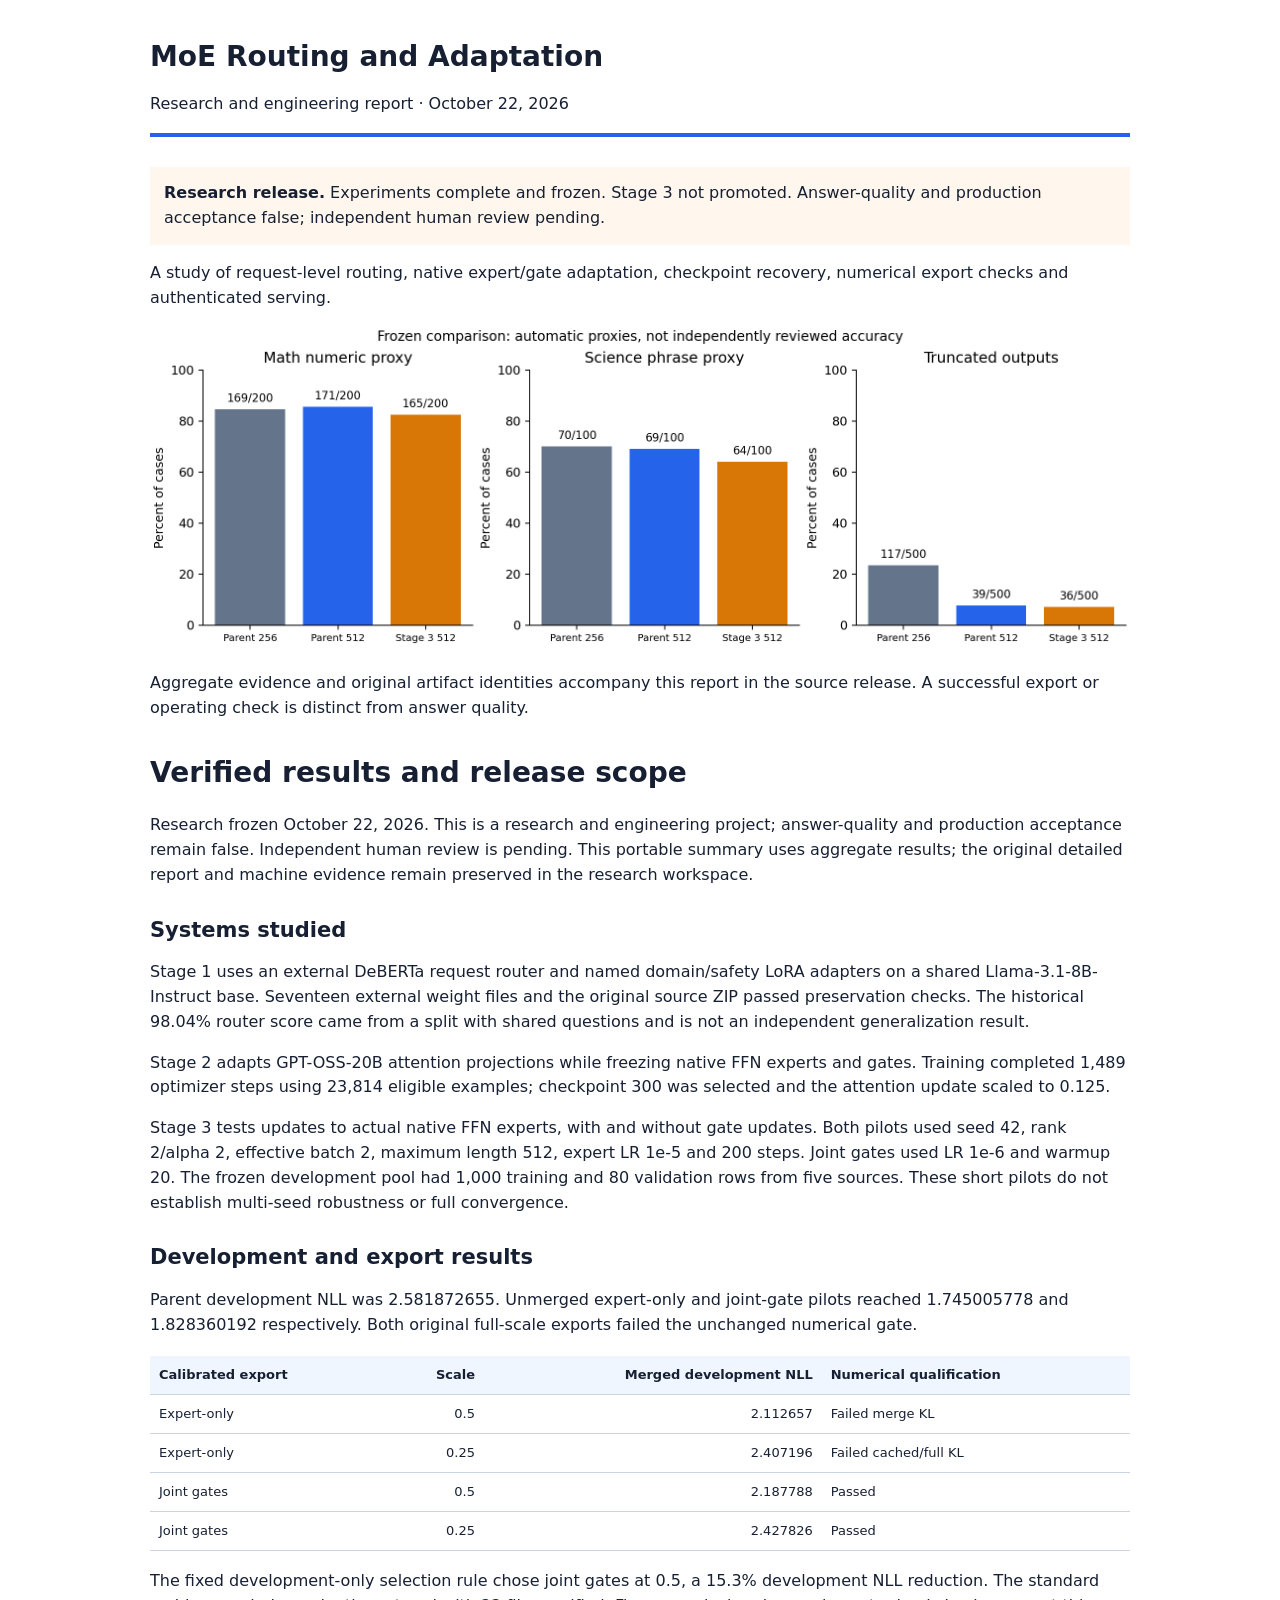
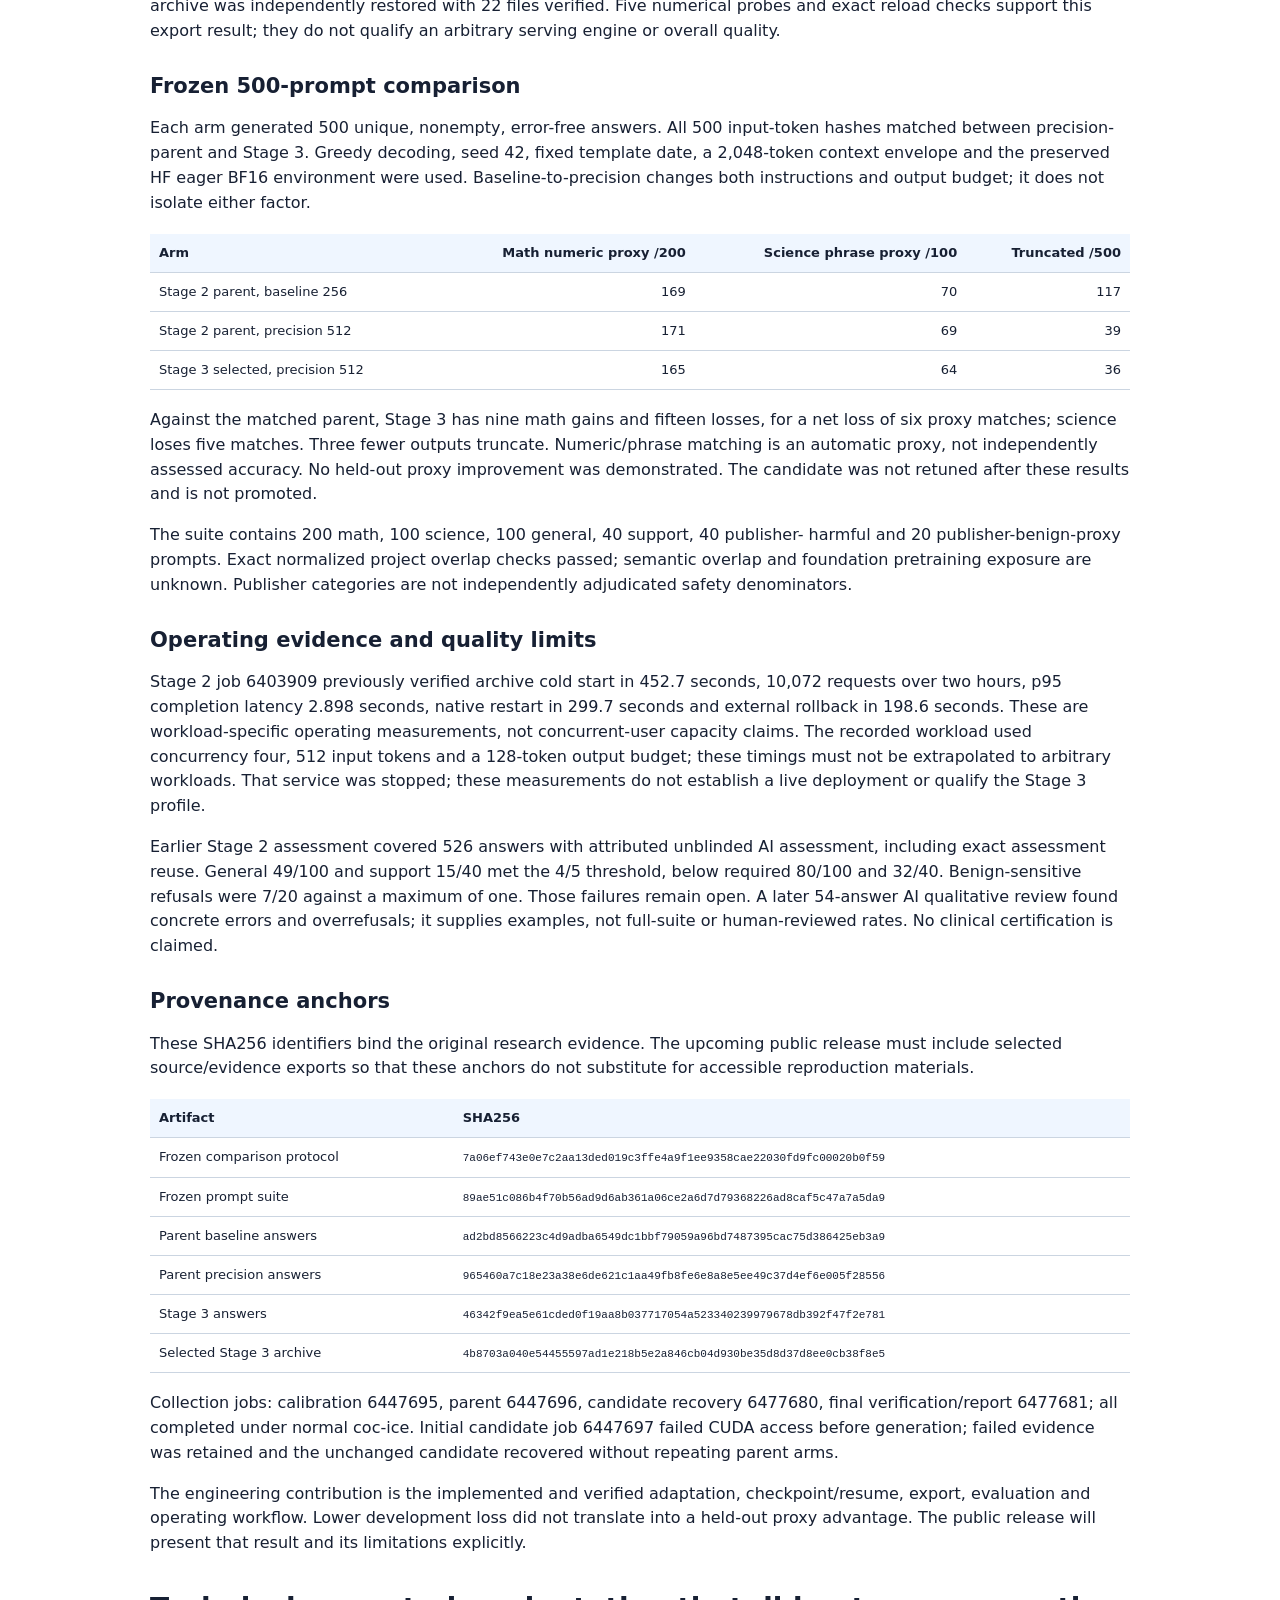
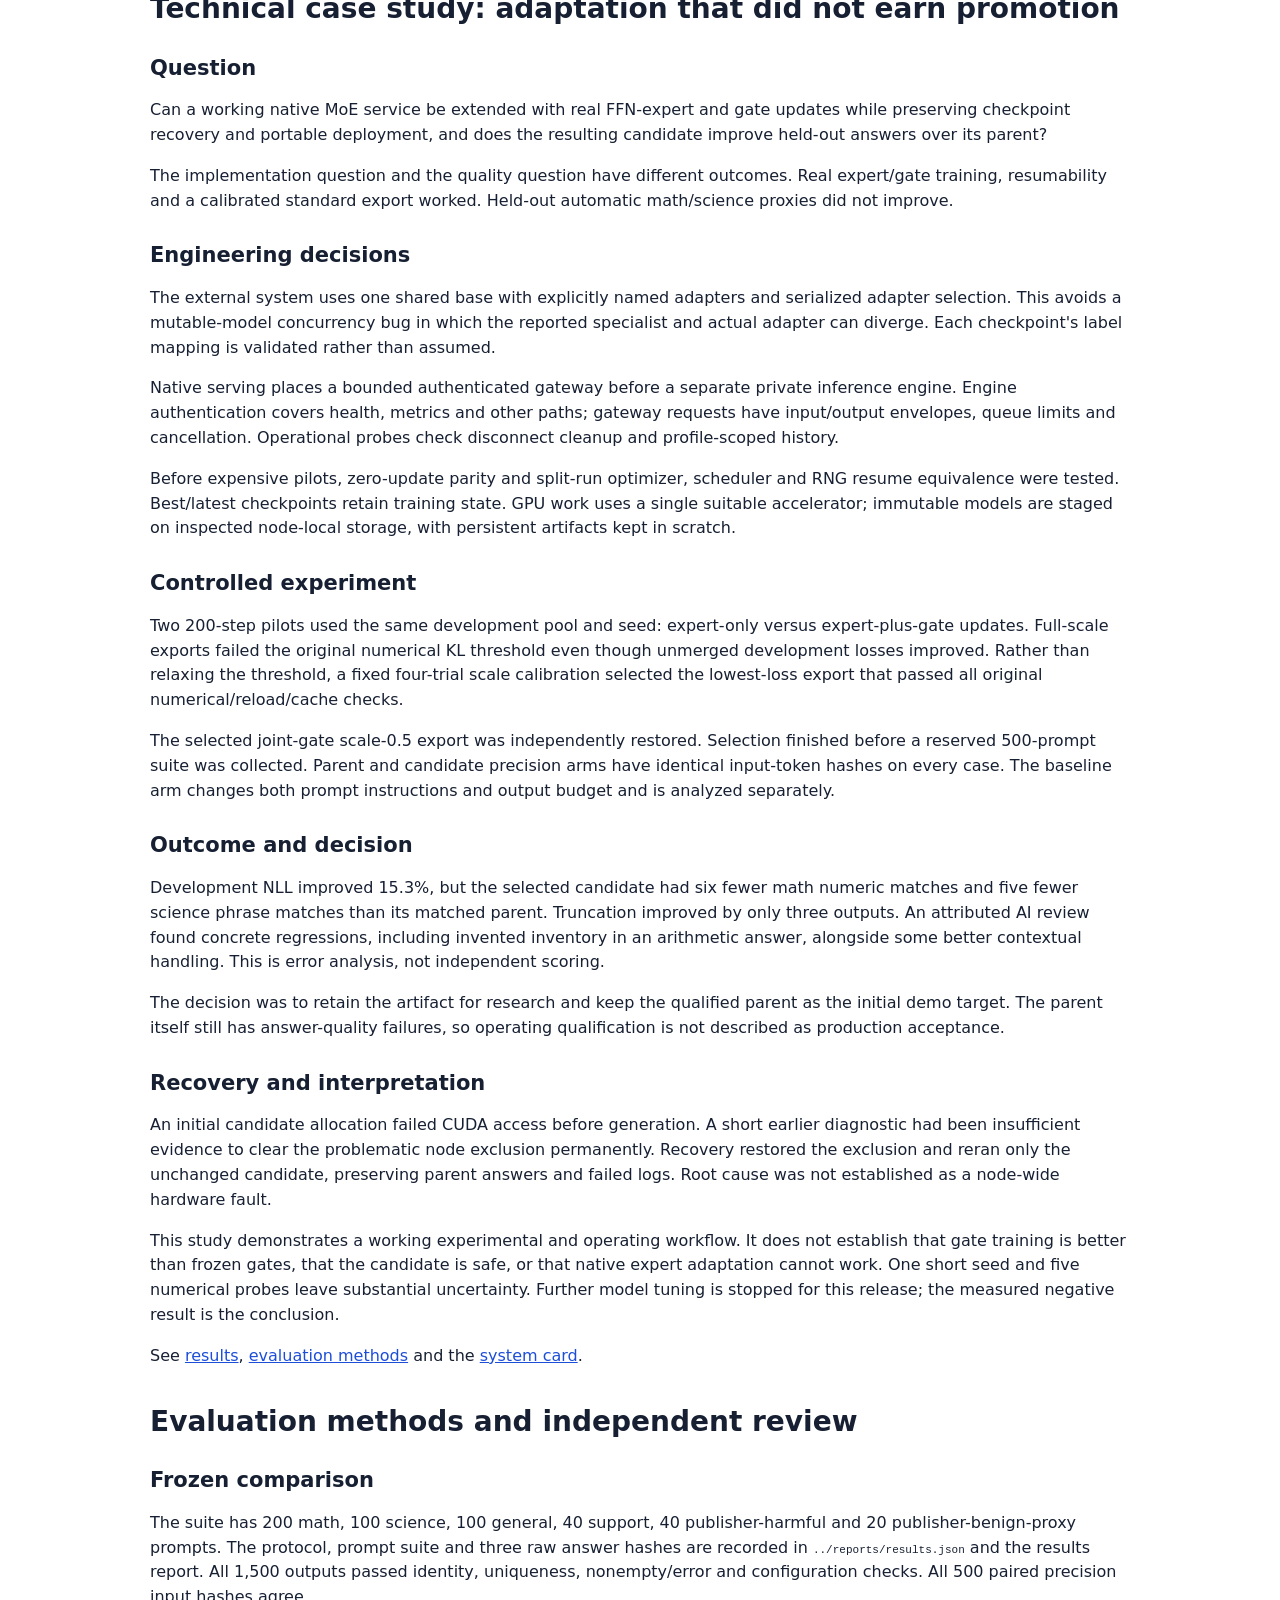
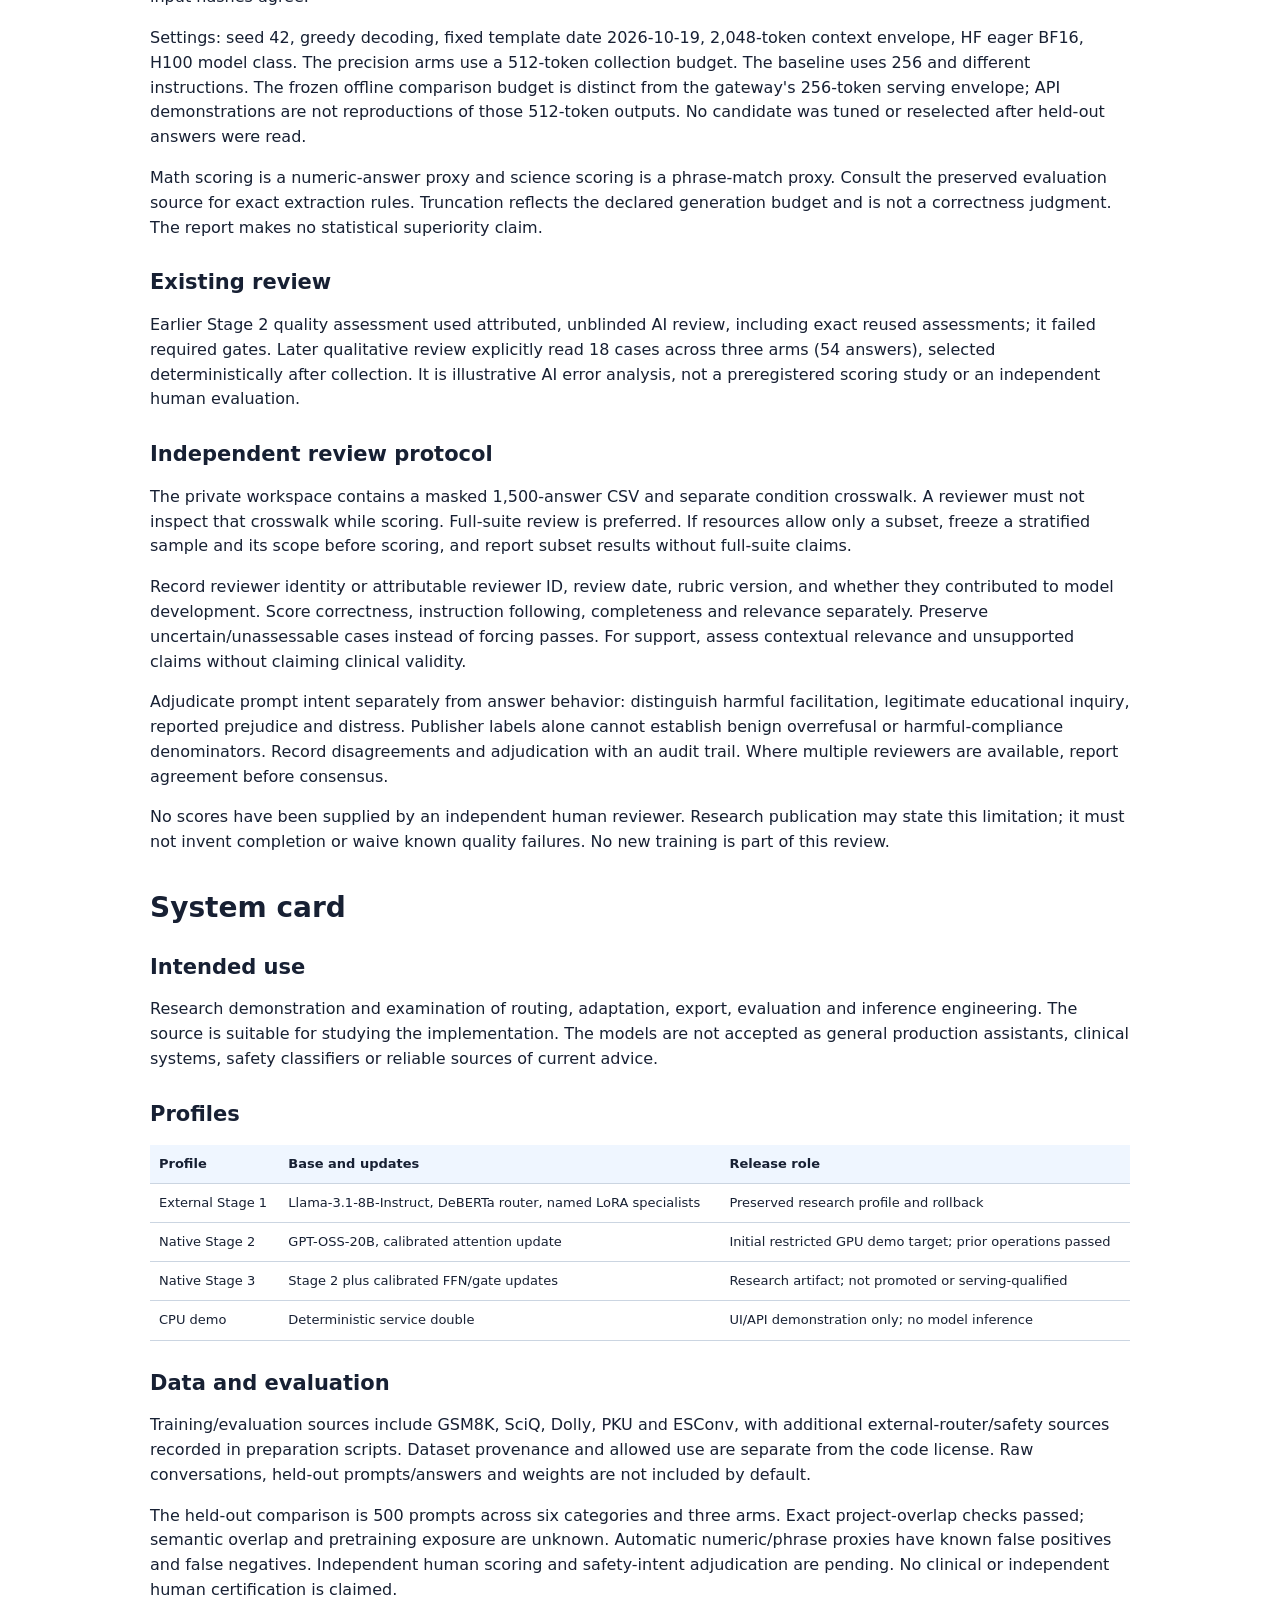
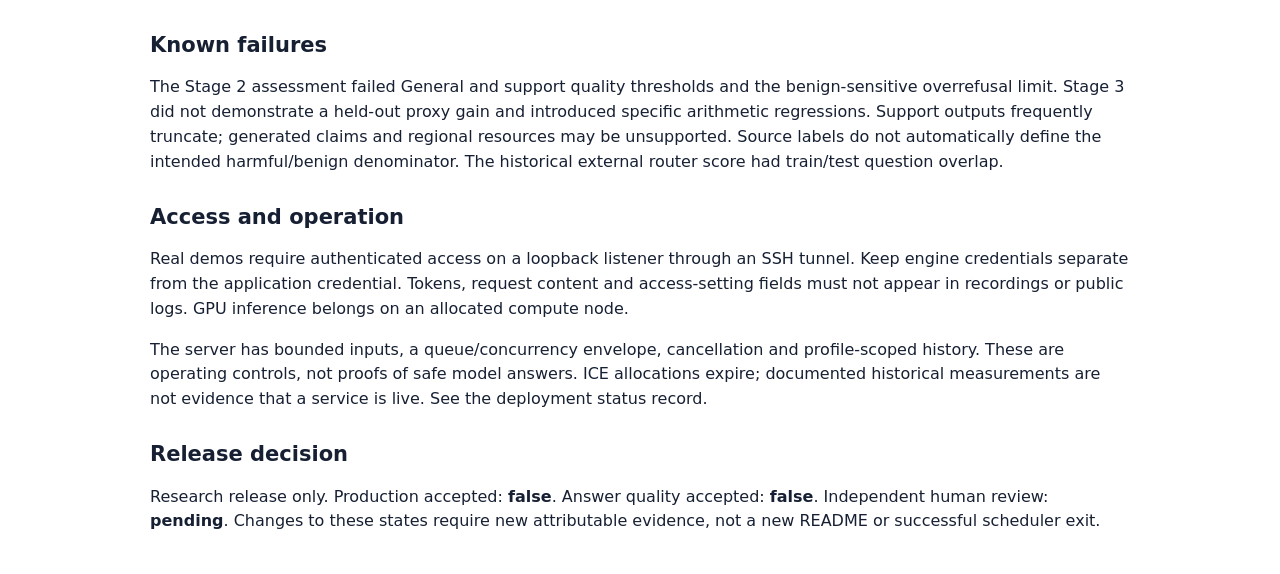
<file: reports/research-report.html>
<!doctype html><html lang="en"><meta charset="utf-8"><title>MoE Routing and Adaptation — Research Report</title><style>body{max-width:980px;margin:40px auto;padding:0 30px;color:#172033;font:16px/1.55 system-ui,sans-serif}
    h1,h2,h3{line-height:1.2;break-after:avoid}h1{font-size:28px}h2{font-size:21px;margin-top:30px}
    table{border-collapse:collapse;width:100%;font-size:13px;margin:18px 0}th,td{border-bottom:1px solid #cbd5e1;padding:9px;text-align:left}
    th{background:#eff6ff}code{font-size:11px;overflow-wrap:anywhere}a{color:#1d4ed8}img{width:100%}
    .cover{border-bottom:4px solid #2563eb;margin-bottom:30px}.status{padding:14px;background:#fff7ed}
    section{margin-top:36px}p,li{orphans:3;widows:3}@page{size:A4;margin:18mm}
    @media print{body{margin:0;padding:0;font-size:11px}h1{font-size:22px}h2{font-size:17px}table{font-size:10px}section{break-before:page}code{font-size:8px}}</style><body><div class="cover"><h1>MoE Routing and Adaptation</h1><p>Research and engineering report · October 22, 2026</p></div><p class="status"><strong>Research release.</strong> Experiments complete and frozen. Stage 3 not promoted. Answer-quality and production acceptance false; independent human review pending.</p><p>A study of request-level routing, native expert/gate adaptation, checkpoint recovery, numerical export checks and authenticated serving.</p><img alt="Frozen automatic proxy comparison; not independently reviewed accuracy" src="[data-uri]"><p>Aggregate evidence and original artifact identities accompany this report in the source release. A successful export or operating check is distinct from answer quality.</p><section id="results"><h1>Verified results and release scope</h1>
<p>Research frozen October 22, 2026. This is a research and engineering project;
answer-quality and production acceptance remain false. Independent human review
is pending. This portable summary uses aggregate results; the original detailed
report and machine evidence remain preserved in the research workspace.</p>
<h2>Systems studied</h2>
<p>Stage 1 uses an external DeBERTa request router and named domain/safety LoRA
adapters on a shared Llama-3.1-8B-Instruct base. Seventeen external weight files
and the original source ZIP passed preservation checks. The historical 98.04%
router score came from a split with shared questions and is not an independent
generalization result.</p>
<p>Stage 2 adapts GPT-OSS-20B attention projections while freezing native FFN experts
and gates. Training completed 1,489 optimizer steps using 23,814 eligible examples;
checkpoint 300 was selected and the attention update scaled to 0.125.</p>
<p>Stage 3 tests updates to actual native FFN experts, with and without gate updates.
Both pilots used seed 42, rank 2/alpha 2, effective batch 2, maximum length 512,
expert LR 1e-5 and 200 steps. Joint gates used LR 1e-6 and warmup 20. The frozen
development pool had 1,000 training and 80 validation rows from five sources.
These short pilots do not establish multi-seed robustness or full convergence.</p>
<h2>Development and export results</h2>
<p>Parent development NLL was 2.581872655. Unmerged expert-only and joint-gate pilots
reached 1.745005778 and 1.828360192 respectively. Both original full-scale exports
failed the unchanged numerical gate.</p>
<table>
<thead>
<tr>
<th>Calibrated export</th>
<th style="text-align: right;">Scale</th>
<th style="text-align: right;">Merged development NLL</th>
<th>Numerical qualification</th>
</tr>
</thead>
<tbody>
<tr>
<td>Expert-only</td>
<td style="text-align: right;">0.5</td>
<td style="text-align: right;">2.112657</td>
<td>Failed merge KL</td>
</tr>
<tr>
<td>Expert-only</td>
<td style="text-align: right;">0.25</td>
<td style="text-align: right;">2.407196</td>
<td>Failed cached/full KL</td>
</tr>
<tr>
<td>Joint gates</td>
<td style="text-align: right;">0.5</td>
<td style="text-align: right;">2.187788</td>
<td>Passed</td>
</tr>
<tr>
<td>Joint gates</td>
<td style="text-align: right;">0.25</td>
<td style="text-align: right;">2.427826</td>
<td>Passed</td>
</tr>
</tbody>
</table>
<p>The fixed development-only selection rule chose joint gates at 0.5, a 15.3%
development NLL reduction. The standard archive was independently restored with
22 files verified. Five numerical probes and exact reload checks support this
export result; they do not qualify an arbitrary serving engine or overall quality.</p>
<h2>Frozen 500-prompt comparison</h2>
<p>Each arm generated 500 unique, nonempty, error-free answers. All 500 input-token
hashes matched between precision-parent and Stage 3. Greedy decoding, seed 42,
fixed template date, a 2,048-token context envelope and the preserved HF eager
BF16 environment were used. Baseline-to-precision changes both instructions and
output budget; it does not isolate either factor.</p>
<table>
<thead>
<tr>
<th>Arm</th>
<th style="text-align: right;">Math numeric proxy /200</th>
<th style="text-align: right;">Science phrase proxy /100</th>
<th style="text-align: right;">Truncated /500</th>
</tr>
</thead>
<tbody>
<tr>
<td>Stage 2 parent, baseline 256</td>
<td style="text-align: right;">169</td>
<td style="text-align: right;">70</td>
<td style="text-align: right;">117</td>
</tr>
<tr>
<td>Stage 2 parent, precision 512</td>
<td style="text-align: right;">171</td>
<td style="text-align: right;">69</td>
<td style="text-align: right;">39</td>
</tr>
<tr>
<td>Stage 3 selected, precision 512</td>
<td style="text-align: right;">165</td>
<td style="text-align: right;">64</td>
<td style="text-align: right;">36</td>
</tr>
</tbody>
</table>
<p>Against the matched parent, Stage 3 has nine math gains and fifteen losses, for
a net loss of six proxy matches; science loses five matches. Three fewer outputs
truncate. Numeric/phrase matching is an automatic proxy, not independently
assessed accuracy. No held-out proxy improvement was demonstrated. The candidate
was not retuned after these results and is not promoted.</p>
<p>The suite contains 200 math, 100 science, 100 general, 40 support, 40 publisher-
harmful and 20 publisher-benign-proxy prompts. Exact normalized project overlap
checks passed; semantic overlap and foundation pretraining exposure are unknown.
Publisher categories are not independently adjudicated safety denominators.</p>
<h2>Operating evidence and quality limits</h2>
<p>Stage 2 job 6403909 previously verified archive cold start in 452.7 seconds,
10,072 requests over two hours, p95 completion latency 2.898 seconds, native
restart in 299.7 seconds and external rollback in 198.6 seconds. These are
workload-specific operating measurements, not concurrent-user capacity claims.
The recorded workload used concurrency four, 512 input tokens and a 128-token
output budget; these timings must not be extrapolated to arbitrary workloads.
That service was stopped; these measurements do not establish a live deployment
or qualify the Stage 3 profile.</p>
<p>Earlier Stage 2 assessment covered 526 answers with attributed unblinded AI
assessment, including exact assessment reuse. General 49/100 and support 15/40
met the 4/5 threshold, below required 80/100 and 32/40. Benign-sensitive refusals
were 7/20 against a maximum of one. Those failures remain open. A later 54-answer
AI qualitative review found concrete errors and overrefusals; it supplies examples,
not full-suite or human-reviewed rates. No clinical certification is claimed.</p>
<h2>Provenance anchors</h2>
<p>These SHA256 identifiers bind the original research evidence. The upcoming
public release must include selected source/evidence exports so that these
anchors do not substitute for accessible reproduction materials.</p>
<table>
<thead>
<tr>
<th>Artifact</th>
<th>SHA256</th>
</tr>
</thead>
<tbody>
<tr>
<td>Frozen comparison protocol</td>
<td><code>7a06ef743e0e7c2aa13ded019c3ffe4a9f1ee9358cae22030fd9fc00020b0f59</code></td>
</tr>
<tr>
<td>Frozen prompt suite</td>
<td><code>89ae51c086b4f70b56ad9d6ab361a06ce2a6d7d79368226ad8caf5c47a7a5da9</code></td>
</tr>
<tr>
<td>Parent baseline answers</td>
<td><code>ad2bd8566223c4d9adba6549dc1bbf79059a96bd7487395cac75d386425eb3a9</code></td>
</tr>
<tr>
<td>Parent precision answers</td>
<td><code>965460a7c18e23a38e6de621c1aa49fb8fe6e8a8e5ee49c37d4ef6e005f28556</code></td>
</tr>
<tr>
<td>Stage 3 answers</td>
<td><code>46342f9ea5e61cded0f19aa8b037717054a523340239979678db392f47f2e781</code></td>
</tr>
<tr>
<td>Selected Stage 3 archive</td>
<td><code>4b8703a040e54455597ad1e218b5e2a846cb04d930be35d8d37d8ee0cb38f8e5</code></td>
</tr>
</tbody>
</table>
<p>Collection jobs: calibration 6447695, parent 6447696, candidate recovery 6477680,
final verification/report 6477681; all completed under normal coc-ice. Initial
candidate job 6447697 failed CUDA access before generation; failed evidence was
retained and the unchanged candidate recovered without repeating parent arms.</p>
<p>The engineering contribution is the implemented and verified adaptation,
checkpoint/resume, export, evaluation and operating workflow. Lower development
loss did not translate into a held-out proxy advantage. The public release will
present that result and its limitations explicitly.</p></section><section id="case_study"><h1>Technical case study: adaptation that did not earn promotion</h1>
<h2>Question</h2>
<p>Can a working native MoE service be extended with real FFN-expert and gate
updates while preserving checkpoint recovery and portable deployment, and does
the resulting candidate improve held-out answers over its parent?</p>
<p>The implementation question and the quality question have different outcomes.
Real expert/gate training, resumability and a calibrated standard export worked.
Held-out automatic math/science proxies did not improve.</p>
<h2>Engineering decisions</h2>
<p>The external system uses one shared base with explicitly named adapters and
serialized adapter selection. This avoids a mutable-model concurrency bug in
which the reported specialist and actual adapter can diverge. Each checkpoint's
label mapping is validated rather than assumed.</p>
<p>Native serving places a bounded authenticated gateway before a separate private
inference engine. Engine authentication covers health, metrics and other paths;
gateway requests have input/output envelopes, queue limits and cancellation.
Operational probes check disconnect cleanup and profile-scoped history.</p>
<p>Before expensive pilots, zero-update parity and split-run optimizer, scheduler
and RNG resume equivalence were tested. Best/latest checkpoints retain training
state. GPU work uses a single suitable accelerator; immutable models are staged
on inspected node-local storage, with persistent artifacts kept in scratch.</p>
<h2>Controlled experiment</h2>
<p>Two 200-step pilots used the same development pool and seed: expert-only versus
expert-plus-gate updates. Full-scale exports failed the original numerical KL
threshold even though unmerged development losses improved. Rather than relaxing
the threshold, a fixed four-trial scale calibration selected the lowest-loss
export that passed all original numerical/reload/cache checks.</p>
<p>The selected joint-gate scale-0.5 export was independently restored. Selection
finished before a reserved 500-prompt suite was collected. Parent and candidate
precision arms have identical input-token hashes on every case. The baseline
arm changes both prompt instructions and output budget and is analyzed separately.</p>
<h2>Outcome and decision</h2>
<p>Development NLL improved 15.3%, but the selected candidate had six fewer math
numeric matches and five fewer science phrase matches than its matched parent.
Truncation improved by only three outputs. An attributed AI review found concrete
regressions, including invented inventory in an arithmetic answer, alongside some
better contextual handling. This is error analysis, not independent scoring.</p>
<p>The decision was to retain the artifact for research and keep the qualified
parent as the initial demo target. The parent itself still has answer-quality
failures, so operating qualification is not described as production acceptance.</p>
<h2>Recovery and interpretation</h2>
<p>An initial candidate allocation failed CUDA access before generation. A short
earlier diagnostic had been insufficient evidence to clear the problematic
node exclusion permanently. Recovery restored the exclusion and reran only the
unchanged candidate, preserving parent answers and failed logs. Root cause was
not established as a node-wide hardware fault.</p>
<p>This study demonstrates a working experimental and operating workflow. It does
not establish that gate training is better than frozen gates, that the candidate
is safe, or that native expert adaptation cannot work. One short seed and five
numerical probes leave substantial uncertainty. Further model tuning is stopped
for this release; the measured negative result is the conclusion.</p>
<p>See <a href="#results">results</a>, <a href="#evaluation">evaluation methods</a> and the
<a href="#system_card">system card</a>.</p></section><section id="evaluation"><h1>Evaluation methods and independent review</h1>
<h2>Frozen comparison</h2>
<p>The suite has 200 math, 100 science, 100 general, 40 support, 40 publisher-harmful
and 20 publisher-benign-proxy prompts. The protocol, prompt suite and three raw
answer hashes are recorded in <code>../reports/results.json</code> and the results report.
All 1,500 outputs passed identity, uniqueness, nonempty/error and configuration
checks. All 500 paired precision input hashes agree.</p>
<p>Settings: seed 42, greedy decoding, fixed template date 2026-10-19, 2,048-token
context envelope, HF eager BF16, H100 model class. The precision arms use a
512-token collection budget. The baseline uses 256 and different instructions.
The frozen offline comparison budget is distinct from the gateway's 256-token
serving envelope; API demonstrations are not reproductions of those 512-token
outputs. No candidate was tuned or reselected after held-out answers were read.</p>
<p>Math scoring is a numeric-answer proxy and science scoring is a phrase-match
proxy. Consult the preserved evaluation source for exact extraction rules.
Truncation reflects the declared generation budget and is not a correctness
judgment. The report makes no statistical superiority claim.</p>
<h2>Existing review</h2>
<p>Earlier Stage 2 quality assessment used attributed, unblinded AI review,
including exact reused assessments; it failed required gates. Later qualitative
review explicitly read 18 cases across three arms (54 answers), selected
deterministically after collection. It is illustrative AI error analysis, not a
preregistered scoring study or an independent human evaluation.</p>
<h2>Independent review protocol</h2>
<p>The private workspace contains a masked 1,500-answer CSV and separate condition
crosswalk. A reviewer must not inspect that crosswalk while scoring. Full-suite
review is preferred. If resources allow only a subset, freeze a stratified sample
and its scope before scoring, and report subset results without full-suite claims.</p>
<p>Record reviewer identity or attributable reviewer ID, review date, rubric version,
and whether they contributed to model development. Score correctness, instruction
following, completeness and relevance separately. Preserve uncertain/unassessable
cases instead of forcing passes. For support, assess contextual relevance and
unsupported claims without claiming clinical validity.</p>
<p>Adjudicate prompt intent separately from answer behavior: distinguish harmful
facilitation, legitimate educational inquiry, reported prejudice and distress.
Publisher labels alone cannot establish benign overrefusal or harmful-compliance
denominators. Record disagreements and adjudication with an audit trail. Where
multiple reviewers are available, report agreement before consensus.</p>
<p>No scores have been supplied by an independent human reviewer. Research
publication may state this limitation; it must not invent completion or waive
known quality failures. No new training is part of this review.</p></section><section id="system_card"><h1>System card</h1>
<h2>Intended use</h2>
<p>Research demonstration and examination of routing, adaptation, export,
evaluation and inference engineering. The source is suitable for studying the
implementation. The models are not accepted as general production assistants,
clinical systems, safety classifiers or reliable sources of current advice.</p>
<h2>Profiles</h2>
<table>
<thead>
<tr>
<th>Profile</th>
<th>Base and updates</th>
<th>Release role</th>
</tr>
</thead>
<tbody>
<tr>
<td>External Stage 1</td>
<td>Llama-3.1-8B-Instruct, DeBERTa router, named LoRA specialists</td>
<td>Preserved research profile and rollback</td>
</tr>
<tr>
<td>Native Stage 2</td>
<td>GPT-OSS-20B, calibrated attention update</td>
<td>Initial restricted GPU demo target; prior operations passed</td>
</tr>
<tr>
<td>Native Stage 3</td>
<td>Stage 2 plus calibrated FFN/gate updates</td>
<td>Research artifact; not promoted or serving-qualified</td>
</tr>
<tr>
<td>CPU demo</td>
<td>Deterministic service double</td>
<td>UI/API demonstration only; no model inference</td>
</tr>
</tbody>
</table>
<h2>Data and evaluation</h2>
<p>Training/evaluation sources include GSM8K, SciQ, Dolly, PKU and ESConv, with
additional external-router/safety sources recorded in preparation scripts.
Dataset provenance and allowed use are separate from the code license. Raw
conversations, held-out prompts/answers and weights are not included by default.</p>
<p>The held-out comparison is 500 prompts across six categories and three arms.
Exact project-overlap checks passed; semantic overlap and pretraining exposure
are unknown. Automatic numeric/phrase proxies have known false positives and
false negatives. Independent human scoring and safety-intent adjudication are
pending. No clinical or independent human certification is claimed.</p>
<h2>Known failures</h2>
<p>The Stage 2 assessment failed General and support quality thresholds and the
benign-sensitive overrefusal limit. Stage 3 did not demonstrate a held-out proxy
gain and introduced specific arithmetic regressions. Support outputs frequently
truncate; generated claims and regional resources may be unsupported. Source
labels do not automatically define the intended harmful/benign denominator.
The historical external router score had train/test question overlap.</p>
<h2>Access and operation</h2>
<p>Real demos require authenticated access on a loopback listener through an SSH
tunnel. Keep engine credentials separate from the application credential.
Tokens, request content and access-setting fields must not appear in recordings
or public logs. GPU inference belongs on an allocated compute node.</p>
<p>The server has bounded inputs, a queue/concurrency envelope, cancellation and
profile-scoped history. These are operating controls, not proofs of safe model
answers. ICE allocations expire; documented historical measurements are not
evidence that a service is live. See the deployment status record.</p>
<h2>Release decision</h2>
<p>Research release only. Production accepted: <strong>false</strong>. Answer quality accepted:
<strong>false</strong>. Independent human review: <strong>pending</strong>. Changes to these states require
new attributable evidence, not a new README or successful scheduler exit.</p></section></body></html>
</file>
